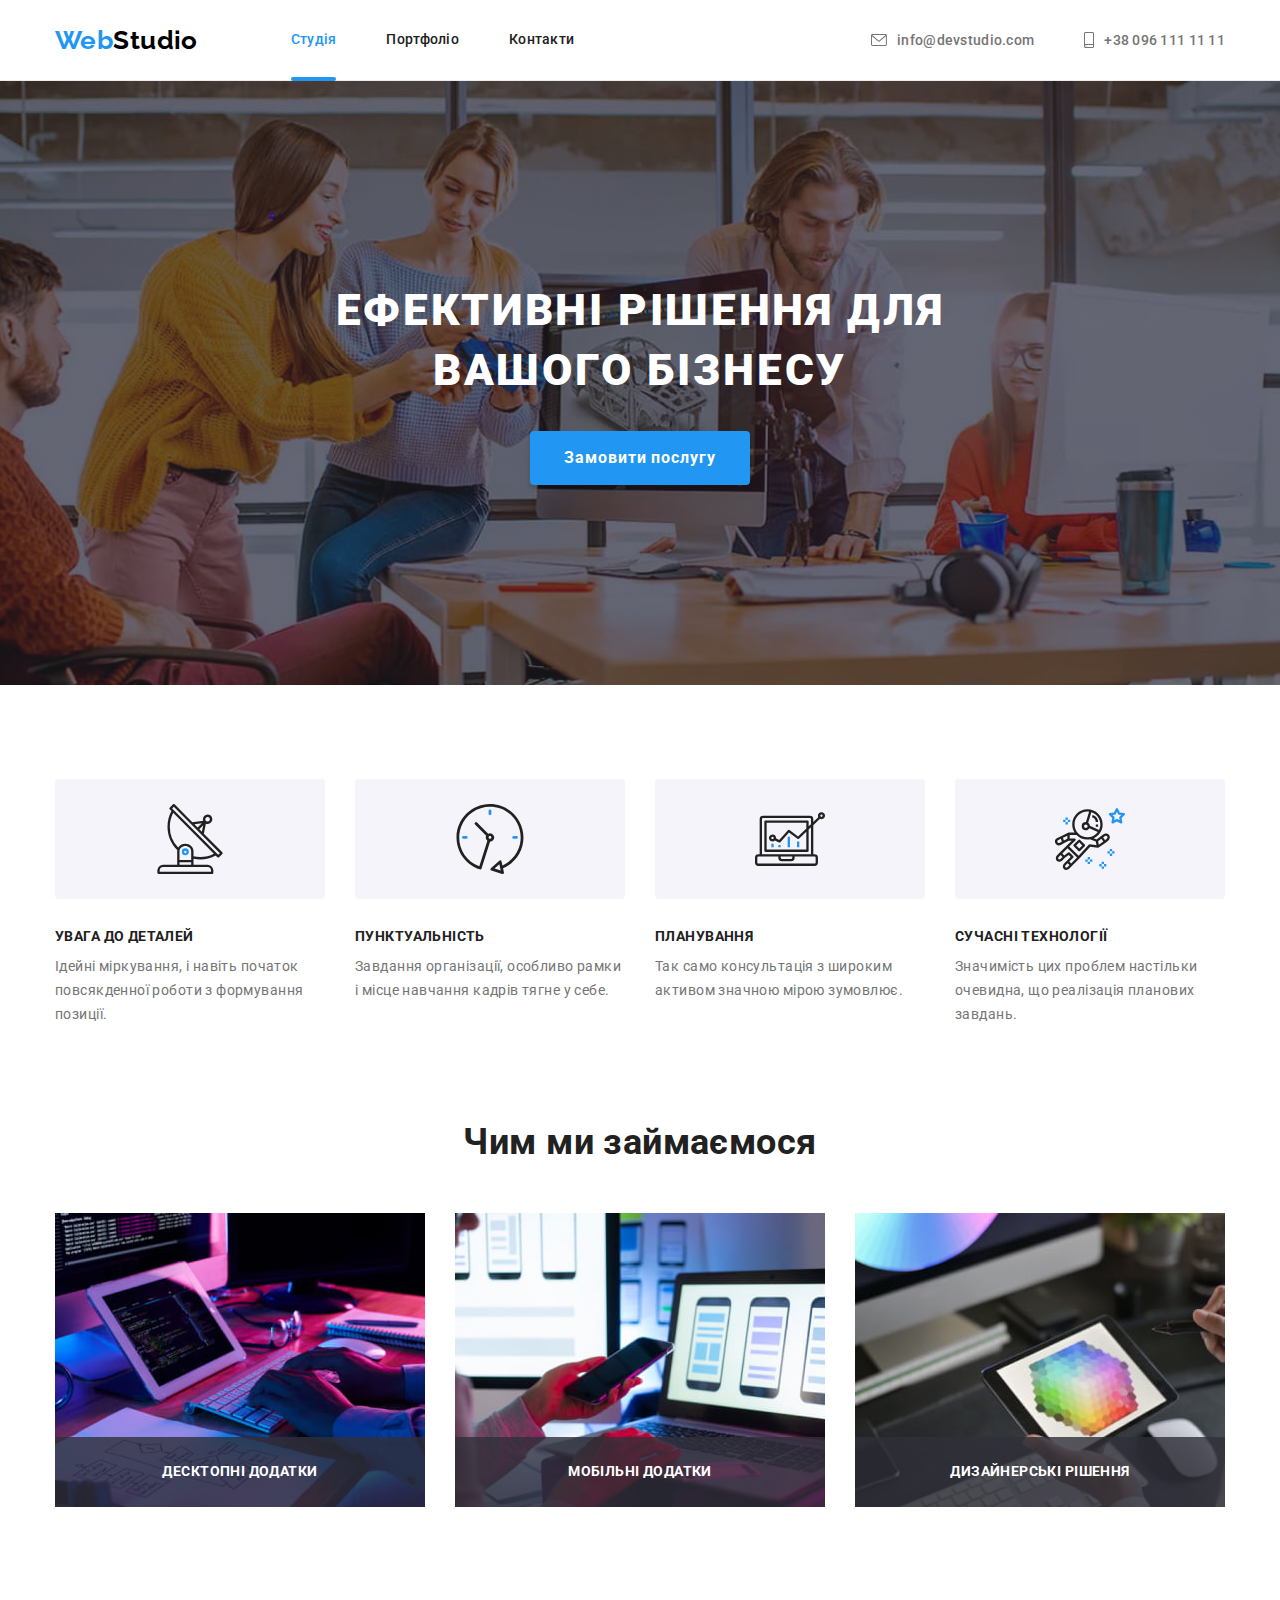
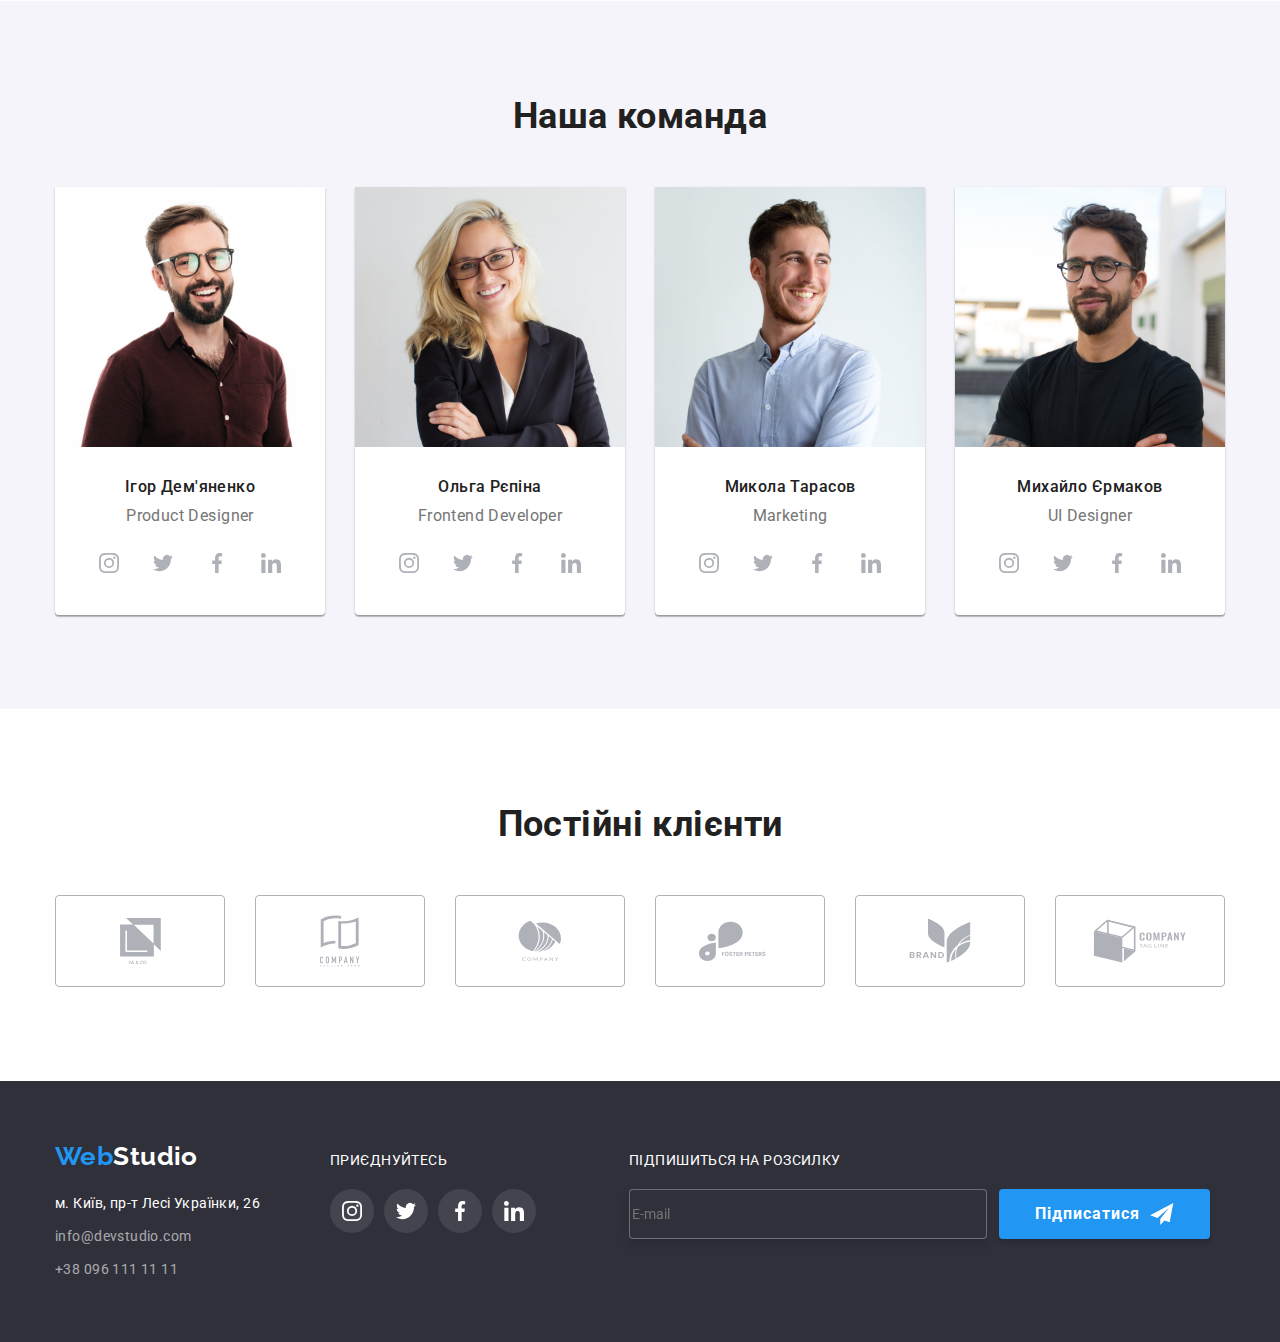
<file: index.html>
<!DOCTYPE html>
<html lang="uk">
  <head>
    <meta charset="UTF-8" />
    <meta http-equiv="X-UA-Compatible" content="IE=edge" />
    <meta name="viewport" content="width=device-width, initial-scale=1.0" />
    <title>WebStudio</title>
    <link rel="preconnect" href="https://fonts.googleapis.com" />
    <link rel="preconnect" href="https://fonts.gstatic.com" crossorigin />
    <link
      href="https://fonts.googleapis.com/css2?family=Raleway:wght@700&family=Roboto:wght@400;500;700;900&display=swap"
      rel="stylesheet"
    />
    <link rel="stylesheet" href="./css/modern-normalize.css" />
    <link rel="stylesheet" href="./css/styles.css" />
  </head>
  <body>
    <header>
      <!-- 1 блок меню та контакти-->
      <div class="container first-header-container">
        <nav class="container">
          <a href="./index.html" class="logo logo-header"><span class="accent">Web</span>Studio</a>
          <ul class="nav">
            <li><a class="site-nav current link" href="./index.html">Студія</a></li>
            <li><a class="site-nav link" href="./portfolio.html">Портфоліо</a></li>
            <li><a class="site-nav link" href="./index.html">Контакти</a></li>
          </ul>
        </nav>
        <!-- 2 блок контакти -->
        <div class="second-header-container">
          <ul class="mailito-tel-container">
            <li>
              <a class="mailto-tel-header link" href="mailto:info@devstudio.com">
                <svg class="icon-envelope icon" width="16px" height="12px">
                  <use href="./images/sprite.svg#icon-envelope"></use></svg
                >info@devstudio.com
              </a>
            </li>
            <li>
              <a class="mailto-tel-header link" href="tel:+380961111111">
                <svg class="icon-smartphone icon" width="10px" height="16px">
                  <use href="./images/sprite.svg#icon-smartphone"></use></svg
                >+38 096 111 11 11</a
              >
            </li>
          </ul>
        </div>
      </div>
    </header>

    <main>
      <section class="hero">
        <div class="container">
          <h1 class="hero-title">ЕФЕКТИВНІ РІШЕННЯ ДЛЯ ВАШОГО БІЗНЕСУ</h1>
          <button type="button" class="hero-button hero-selection" data-modal-open>
            Замовити послугу
          </button>
        </div>
      </section>
      <!-- 3 блок переваги -->
      <section class="advantages">
        <div class="container">
          <h2 class="title visually-hidden">Переваги компанії</h2>
          <ul class="advantages-item">
            <li class="advantages-li">
              <div class="advantages-icon">
                <svg class="icon-antenna" width="70px" height="70px">
                  <use href="./images/sprite.svg#icon-antenna"></use>
                </svg>
              </div>
              <h3 class="advantages-title">УВАГА ДО ДЕТАЛЕЙ</h3>
              <p class="text">
                Ідейні міркування, і навіть початок повсякденної роботи з формування позиції.
              </p>
            </li>
            <li class="advantages-li">
              <div class="advantages-icon">
                <svg class="icon-clock" width="70px" height="70px">
                  <use href="./images/sprite.svg#icon-clock"></use>
                </svg>
              </div>
              <h3 class="advantages-title">ПУНКТУАЛЬНІСТЬ</h3>
              <p class="text">
                Завдання організації, особливо рамки і місце навчання кадрів тягне у себе.
              </p>
            </li>
            <li class="advantages-li">
              <div class="advantages-icon">
                <svg class="icon-diagram" width="70px" height="70px">
                  <use href="./images/sprite.svg#icon-diagram"></use>
                </svg>
              </div>
              <h3 class="advantages-title">ПЛАНУВАННЯ</h3>
              <p class="text">Так само консультація з широким активом значною мірою зумовлює.</p>
            </li>
            <li class="advantages-li">
              <div class="advantages-icon">
                <svg class="icon-astronaut" width="70px" height="70px">
                  <use href="./images/sprite.svg#icon-astronaut"></use>
                </svg>
              </div>
              <h3 class="advantages-title">СУЧАСНІ ТЕХНОЛОГІЇ</h3>
              <p class="text">
                Значимість цих проблем настільки очевидна, що реалізація планових завдань.
              </p>
            </li>
          </ul>
        </div>
      </section>
      <!-- 4 блок чим ми займаємось-->
      <section class="what_we_doing-section">
        <div class="container-what_we_doing">
          <h2 class="title">Чим ми займаємося</h2>
          <ul class="what_we_doing">
            <li class="what_we_doing-item">
              <div class="what_we_doing-wrap">
                <img
                  class="img-block"
                  src="./images/a_person_types_text_on_keyboard.jpg"
                  alt="людина печатає текст на клавіатурі"
                  width="370"
                  height="294"
                />
                <p class="what_we_doing-details">десктопні додатки</p>
              </div>
            </li>
            <li class="what_we_doing-item">
              <div class="what_we_doing-wrap">
                <img
                  class="img-block"
                  src="./images/a_person_works_at_laptop_and_holds_smartphone.jpg"
                  alt="людина працює за ноутбуком та тримає смартфон"
                  width="370"
                  height="294"
                />
                <p class="what_we_doing-details">мобільні додатки</p>
              </div>
            </li>
            <li class="what_we_doing-item">
              <div class="what_we_doing-wrap">
                <img
                  class="img-block"
                  src="./images/a_person_works_with_tablet.jpg"
                  alt="людина працює із планшетом"
                  width="370"
                  height="294"
                />
                <p class="what_we_doing-details">дизайнерські рішення</p>
              </div>
            </li>
          </ul>
        </div>
      </section>

      <!-- 5 блок наша команда -->
      <section class="our-team">
        <div class="container">
          <h2 class="title-our-team">Наша команда</h2>
          <ul class="our-team-item">
            <li class="team-presentation">
              <img
                class="img-block"
                src="./images/photo_ihor_demyanenko.jpg"
                alt="фото Ігора Дем'яненко"
                width="270"
                height="260"
              />
              <div class="card">
                <h3 class="name">Ігор Дем'яненко</h3>
                <p class="our-team-txt" lang="en">Product Designer</p>
                <ul class="our-team-web">
                  <li>
                    <a href="" class="s-w-our-team">
                      <svg class="icon-instagram icon-our-team" width="20px" height="20px">
                        <use href="./images/sprite.svg#icon-instagram"></use></svg
                    ></a>
                  </li>
                  <li>
                    <a href="" class="s-w-our-team">
                      <svg class="icon-twitter icon-our-team" width="20px" height="20px">
                        <use href="./images/sprite.svg#icon-twitter"></use></svg
                    ></a>
                  </li>
                  <li>
                    <a href="" class="s-w-our-team">
                      <svg class="icon-facebook icon-our-team" width="20px" height="20px">
                        <use href="./images/sprite.svg#icon-facebook"></use></svg
                    ></a>
                  </li>
                  <li>
                    <a href="" class="s-w-our-team">
                      <svg class="icon-linkedin icon-our-team" width="20px" height="20px">
                        <use href="./images/sprite.svg#icon-linkedin"></use></svg
                    ></a>
                  </li>
                </ul>
              </div>
            </li>
            <li class="team-presentation">
              <img
                class="img-block"
                src="./images/photo_olgha_repina.jpg"
                alt="фото Ольги Репіної"
                width="270"
                height="260"
              />
              <div class="card">
                <h3 class="name">Ольга Рєпіна</h3>
                <p class="our-team-txt" lang="en">Frontend Developer</p>
                <ul class="our-team-web">
                  <li>
                    <a href="" class="s-w-our-team">
                      <svg class="icon-instagram icon-our-team" width="20px" height="20px">
                        <use href="./images/sprite.svg#icon-instagram"></use></svg
                    ></a>
                  </li>
                  <li>
                    <a href="" class="s-w-our-team">
                      <svg class="icon-twitter icon-our-team" width="20px" height="20px">
                        <use href="./images/sprite.svg#icon-twitter"></use></svg
                    ></a>
                  </li>
                  <li>
                    <a href="" class="s-w-our-team">
                      <svg class="icon-facebook icon-our-team" width="20px" height="20px">
                        <use href="./images/sprite.svg#icon-facebook"></use></svg
                    ></a>
                  </li>
                  <li>
                    <a href="" class="s-w-our-team">
                      <svg class="icon-linkedin icon-our-team" width="20px" height="20px">
                        <use href="./images/sprite.svg#icon-linkedin"></use></svg
                    ></a>
                  </li>
                </ul>
              </div>
            </li>
            <li class="team-presentation">
              <img
                class="img-block"
                src="./images/photo_mukola_tarasov.jpg"
                alt="фото Миколи Тарасова"
                width="270"
                height="260"
              />
              <div class="card">
                <h3 class="name">Микола Тарасов</h3>
                <p class="our-team-txt" lang="en">Marketing</p>
                <ul class="our-team-web">
                  <li>
                    <a href="" class="s-w-our-team">
                      <svg class="icon-instagram icon-our-team" width="20px" height="20px">
                        <use href="./images/sprite.svg#icon-instagram"></use></svg
                    ></a>
                  </li>
                  <li>
                    <a href="" class="s-w-our-team">
                      <svg class="icon-twitter icon-our-team" width="20px" height="20px">
                        <use href="./images/sprite.svg#icon-twitter"></use></svg
                    ></a>
                  </li>
                  <li>
                    <a href="" class="s-w-our-team">
                      <svg class="icon-facebook icon-our-team" width="20px" height="20px">
                        <use href="./images/sprite.svg#icon-facebook"></use></svg
                    ></a>
                  </li>
                  <li>
                    <a href="" class="s-w-our-team">
                      <svg class="icon-linkedin icon-our-team" width="20px" height="20px">
                        <use href="./images/sprite.svg#icon-linkedin"></use></svg
                    ></a>
                  </li>
                </ul>
              </div>
            </li>
            <li class="team-presentation">
              <img
                class="img-block"
                src="./images/photo_michailo_ermakov.jpg"
                alt="фото Михайла Єрмакова"
                width="270"
                height="260"
              />
              <div class="card">
                <h3 class="name">Михайло Єрмаков</h3>
                <p class="our-team-txt" lang="en">UI Designer</p>
                <ul class="our-team-web">
                  <li>
                    <a href="" class="s-w-our-team">
                      <svg class="icon-instagram icon-our-team" width="20px" height="20px">
                        <use href="./images/sprite.svg#icon-instagram"></use></svg
                    ></a>
                  </li>
                  <li>
                    <a href="" class="s-w-our-team">
                      <svg class="icon-twitter icon-our-team" width="20px" height="20px">
                        <use href="./images/sprite.svg#icon-twitter"></use></svg
                    ></a>
                  </li>
                  <li>
                    <a href="" class="s-w-our-team">
                      <svg class="icon-facebook icon-our-team" width="20px" height="20px">
                        <use href="./images/sprite.svg#icon-facebook"></use></svg
                    ></a>
                  </li>
                  <li>
                    <a href="" class="s-w-our-team">
                      <svg class="icon-linkedin icon-our-team" width="20px" height="20px">
                        <use href="./images/sprite.svg#icon-linkedin"></use></svg
                    ></a>
                  </li>
                </ul>
              </div>
            </li>
          </ul>
        </div>
      </section>
      <!-- 6 постійні клієнти -->
      <section class="regular-customers">
        <div class="container">
          <h2 class="title">Постійні клієнти</h2>
          <ul class="regular-customers-line">
            <li class="regular-customers-logo">
              <a
                class="customer-link"
                href="./index.html"
                target="_blank"
                rel="noreferrer noopener"
              >
                <svg class="customers icon-group" width="41px" height="46.7px">
                  <use href="./images/sprite.svg#icon-group"></use>
                </svg>
              </a>
            </li>

            <li class="regular-customers-logo">
              <a
                class="customer-link"
                href="./index.html"
                target="_blank"
                rel="noreferrer noopener"
              >
                <svg class="customers icon-group-1" width="40px" height="52px">
                  <use href="./images/sprite.svg#icon-group-1"></use>
                </svg>
              </a>
            </li>
            <li class="regular-customers-logo">
              <a
                class="customer-link"
                href="./index.html"
                target="_blank"
                rel="noreferrer noopener"
              >
                <svg class="customers icon-group-2" width="43.46px" height="41.18px">
                  <use href="./images/sprite.svg#icon-group-2"></use>
                </svg>
              </a>
            </li>
            <li class="regular-customers-logo">
              <a
                class="customer-link"
                href="./index.html"
                target="_blank"
                rel="noreferrer noopener"
              >
                <svg class="customers icon-group-3" width="84.44px" height="40.62px">
                  <use href="./images/sprite.svg#icon-group-3"></use>
                </svg>
              </a>
            </li>
            <li class="regular-customers-logo">
              <a
                class="customer-link"
                href="./index.html"
                target="_blank"
                rel="noreferrer noopener"
              >
                <svg class="customers icon-group-4" width="62.54px" height="45.43px">
                  <use href="./images/sprite.svg#icon-group-4"></use>
                </svg>
              </a>
            </li>
            <li class="regular-customers-logo">
              <a
                class="customer-link"
                href="./index.html"
                target="_blank"
                rel="noreferrer noopener"
              >
                <svg class="customers icon-group-5" width="93.79px" height="43.93px">
                  <use href="./images/sprite.svg#icon-group-5"></use>
                </svg>
              </a>
            </li>
          </ul>
        </div>
      </section>
    </main>
    <!-- 7 блок футер -->
    <footer class="ground">
      <div class="container footer">
        <div class="logo-adress-tel">
          <a href="./index.html" class="logo logo-ground"><span class="accent">Web</span>Studio</a>
          <address class="address-style">
            <ul class="ground-list">
              <li class="ground-li">
                <a
                  class="link-address link"
                  href="https://www.google.com/maps/d/embed?mid=10uSM3H-mIU3GznYo2szRIEphczw&hl=en_US&ehbc=2E312F"
                  target="_blank"
                  rel="noreferrer noopener"
                  >м. Київ, пр-т Лесі Українки, 26</a
                >
              </li>
              <li class="ground-li">
                <a class="mailto-tel-ground link" href="mailto:info@devstudio.com"
                  >info@devstudio.com</a
                >
              </li>
              <li class="end">
                <a class="mailto-tel-ground link" href="tel:+380961111111">+38 096 111 11 11</a>
              </li>
            </ul>
          </address>
        </div>
        <div class="web">
          <p class="footer-text">приєднуйтесь</p>
          <ul class="footer-web">
            <li>
              <a href="" class="social-web">
                <svg class="icon-instagram soc-web" width="20px" height="20px">
                  <use href="./images/sprite.svg#icon-instagram"></use></svg
              ></a>
            </li>
            <li>
              <a href="" class="social-web">
                <svg class="icon-twitter soc-web" width="20px" height="20px">
                  <use href="./images/sprite.svg#icon-twitter"></use></svg
              ></a>
            </li>
            <li>
              <a href="" class="social-web">
                <svg class="icon-facebook soc-web" width="20px" height="20px">
                  <use href="./images/sprite.svg#icon-facebook"></use></svg
              ></a>
            </li>
            <li>
              <a href="" class="social-web">
                <svg class="icon-linkedin soc-web" width="20px" height="20px">
                  <use href="./images/sprite.svg#icon-linkedin"></use></svg
              ></a>
            </li>
          </ul>
        </div>
        <div class="subscribe">
          <p class="footer-text">підпишиться на розсилку</p>
          <ul class="footer-web">
            <li>
              <form class="footer-form">
                <label>
                  <input class="footer-input" type="email" name="email" placeholder="E-mail"/>
                </label>
                
                <button type="submit" class="subscribe-btn">Підписатися
                  <svg class="icon-icon-send sov-web" width="24px" height="24px">
                  <use href="./images/sprite.svg#icon-icon-send"></use></svg></button>
              </form> 
          </ul>
        </div>
      </div>
    </footer>
    <div class="backdrop is-hidden" data-modal>
      <div class="modal">
        <p class="modal-title">Залиште свої дані, ми вам передзвонимо</p>
        
        <form class="modal-form">
          <div class="form-element">
            <label class="form-field" for="username"><span class="form-label">Ім'я</span>
            <div class="input-wrap">
              <input class="input-modal" type="text" name="username" id="username" required>
              <svg 
              class="icon-person-black-18dp-1" 
              width="18px" height="18px">
              <use href="./images/sprite.svg#icon-person-black-18dp-1"></use>
              </svg>
              </div>
            </label>
          </div>
                    
          <div class="form-element">
            <label class="form-field" for="phone_number"><span class="form-label">Телефон</span>
            <div class="input-wrap">
            <input class="input-modal" type="tel" name="phone_number" id="phone_number" required>
            <svg 
              class="icon-phone-black-18dp-1" 
              width="18px" height="18px">
              <use href="./images/sprite.svg#icon-phone-black-18dp-1"></use>
              </svg>  
            </div>
          </label>
        </div>

          <div class="form-element">
            <label class="form-field" for="email"><span class="form-label">Пошта</span>
            <div class="input-wrap">
             <input class="input-modal" type="email" name="email" id="email">
             <svg 
              class="icon-email-black-18dp-1" 
              width="18px" height="18px">
              <use href="./images/sprite.svg#icon-email-black-18dp-1"></use>
              </svg>  
            </label>
          </div>
        </div>

          <div class="form">   
          <label class="textarea-label" for="comment">Коментар</label>
            <textarea name="comment" id="comment"  placeholder="Введіть текст" class="textarea-field"></textarea>
           </div> 
            <div class="accept">
              <input type="checkbox" id="accept" name="accept" class="check-input"> 
               <label for="accept" class="checkbox-label">
                <div class="checkbox">
                <svg class="icon-check" width="16px" height="15px">
            <!-- <use class="icon-vector" href="./images/sprite.svg#icon-vector"></use> -->
            <use class="icon-vector-check" href="./images/sprite.svg#icon-vector-check"></use>
          </svg>
              </div>
              Погоджуюся з розсилкою та приймаю 
              <a href="*" class="contract">Умови договору</a></label> 
           </div>
            <button type="submit" class="submit-btn">Відправити</button>
        </form>
        <button type="button" data-modal-close class="close-button">
          <svg class="icon-close-black-18dp" width="30px" height="30px">
            <use href="./images/sprite.svg#icon-close-black-18dp"></use>
          </svg>
          </button>
      </div>
    </div>
    <script src="./js/modal.js"></script>
  </body>
</html>
</file>
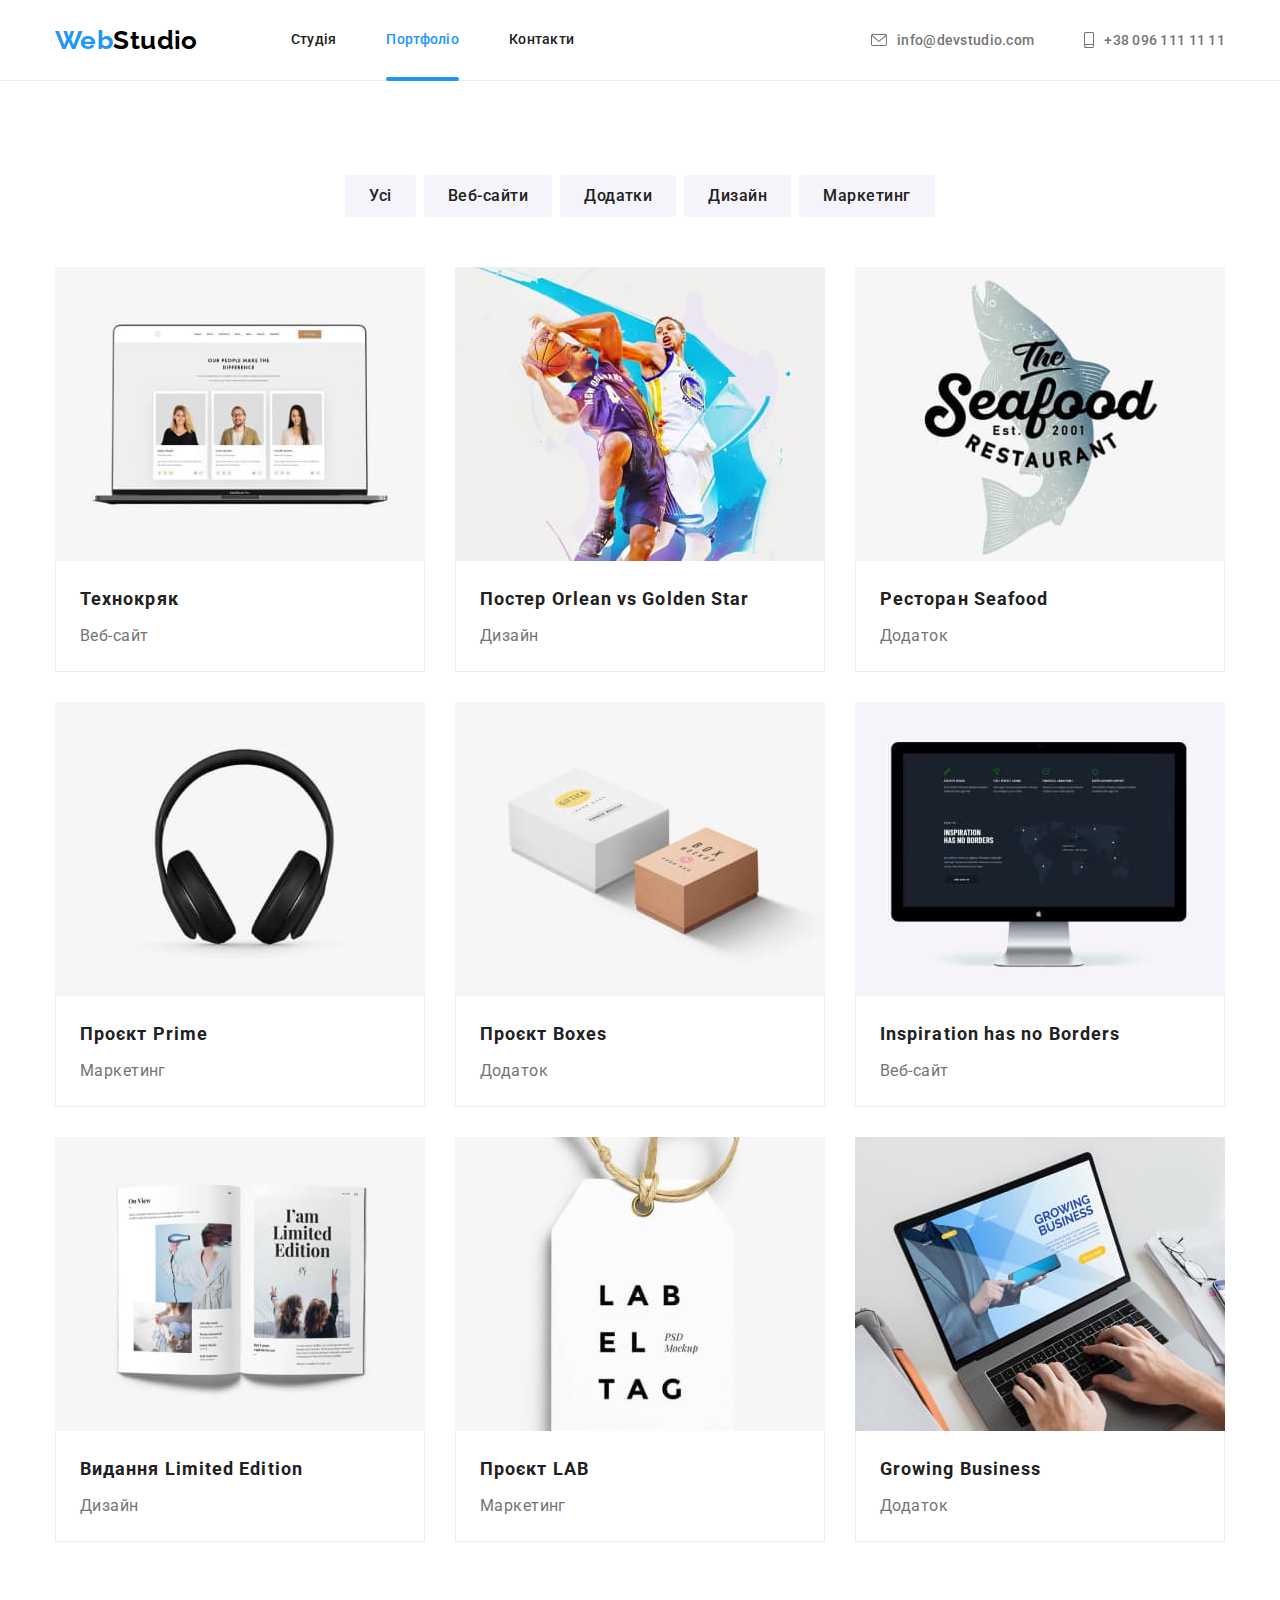
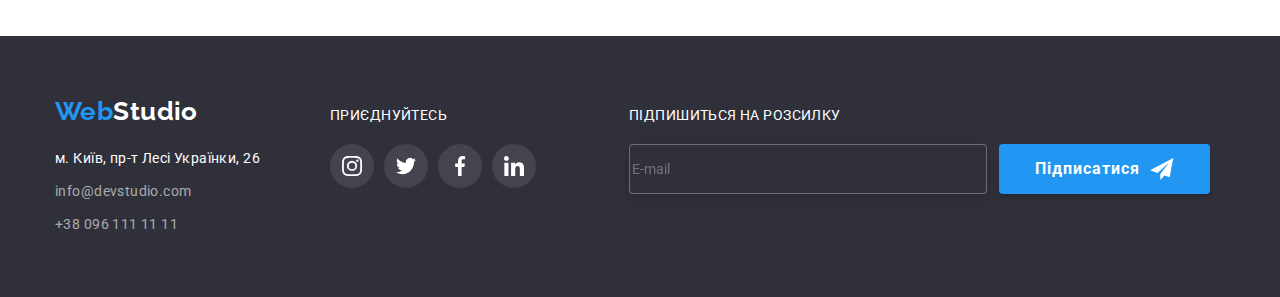
<file: portfolio.html>
<!DOCTYPE html>
<html lang="uk">
  <head>
    <meta charset="UTF-8" />
    <meta http-equiv="X-UA-Compatible" content="IE=edge" />
    <meta name="viewport" content="width=device-width, initial-scale=1.0" />
    <title>WebStudio</title>
    <link rel="preconnect" href="https://fonts.googleapis.com" />
    <link rel="preconnect" href="https://fonts.gstatic.com" crossorigin />
    <link
      href="https://fonts.googleapis.com/css2?family=Raleway:wght@700&family=Roboto:wght@400;500;700;900&display=swap"
      rel="stylesheet"
    />
    <link rel="stylesheet" href="./css/modern-normalize.css" />
    <link rel="stylesheet" href="./css/styles.css" />
  </head>
  <body>
    <header>
      <!-- 1 блок меню та контакти-->
      <div class="container first-header-container">
        <nav class="container">
          <a href="./index.html" class="logo logo-header"><span class="accent">Web</span>Studio</a>
          <ul class="nav">
            <li><a class="site-nav link" href="./index.html">Студія</a></li>
            <li><a class="site-nav link current" href="./portfolio.html">Портфоліо</a></li>
            <li><a class="site-nav link" href="./index.html">Контакти</a></li>
          </ul>
        </nav>
        <!-- 2 блок контакти -->
        <div class="second-header-container">
          <ul class="mailito-tel-container">
            <li>
              <a class="mailto-tel-header link" href="mailto:info@devstudio.com">
                <svg class="icon-envelope icon" width="16px" height="12px">
                  <use href="./images/sprite.svg#icon-envelope"></use></svg
                >info@devstudio.com
              </a>
            </li>
            <li>
              <a class="mailto-tel-header link" href="tel:+380961111111">
                <svg class="icon-smartphone icon" width="10px" height="16px">
                  <use href="./images/sprite.svg#icon-smartphone"></use></svg
                >+38 096 111 11 11</a
              >
            </li>
          </ul>
        </div>
      </div>
    </header>
    <main>
      <section class="main">
        <div class="portfolio container">
          <!-- 3 блок кнопки -->
          <h1 class="title visually-hidden">Портфоліо</h1>
          <ul class="portfolio-button">
            <li class="filter-btn">
              <button class="link-filter" type="button">Усі</button>
            </li>
            <li class="filter-btn">
              <button class="link-filter" type="button">Веб-сайти</button>
            </li>
            <li class="filter-btn">
              <button class="link-filter" type="button">Додатки</button>
            </li>
            <li class="filter-btn">
              <button class="link-filter" type="button">Дизайн</button>
            </li>
            <li class="filter-btn">
              <button class="link-filter" type="button">Маркетинг</button>
            </li>
          </ul>
          <!-- 4 блок продукти -->
          <ul class="portfolio-box">
            <li>
              <a href="" class="portfolio-box-link">
                <div class="portfolio-box-link-wrap">
                  <img
                    class="img-block"
                    src="./images/img_technokryak.jpg"
                    alt="зображення екрану ноутбука з карточками з фотографіями людей"
                    width="370"
                    height="294"
                  />
                  <p class="portfolio-box-link-details">
                    Ресурс пропонує комплексні пропозиції з різним рівнем функціоналу та сервісів.
                    Все це дозволить відвідувачу отримати вичерпні відомості про компанію чи
                    приватну особу.
                  </p>
                </div>
                <div class="grey-border">
                  <h2 class="portfolio-title">Технокряк</h2>
                  <p class="portfolio-txt">Веб-сайт</p>
                </div>
              </a>
            </li>
            <li>
              <a href="" class="portfolio-box-link">
                <div class="portfolio-box-link-wrap">
                  <img
                    class="img-block"
                    src="./images/img_poster_new-orlean_vs.jpg"
                    alt="зображення двох спортсменів баскетболистів з м'ячем"
                    width="370"
                    height="294"
                  />
                  <p class="portfolio-box-link-details">
                    Ресурс пропонує комплексні пропозиції з різним рівнем функціоналу та сервісів.
                    Все це дозволить відвідувачу отримати вичерпні відомості про компанію чи
                    приватну особу.
                  </p>
                </div>
                <div class="grey-border">
                  <h2 class="portfolio-title">
                    Постер <span lang="en">Orlean vs Golden Star</span>
                  </h2>
                  <p class="portfolio-txt">Дизайн</p>
                </div>
              </a>
            </li>
            <li>
              <a href="" class="portfolio-box-link">
                <div class="portfolio-box-link-wrap">
                  <img
                    class="img-block"
                    src="./images/img_restorant_seafood.jpg"
                    alt="зображення риби"
                    width="370"
                    height="294"
                  />
                  <p class="portfolio-box-link-details">
                    Ресурс пропонує комплексні пропозиції з різним рівнем функціоналу та сервісів.
                    Все це дозволить відвідувачу отримати вичерпні відомості про компанію чи
                    приватну особу.
                  </p>
                </div>
                <div class="grey-border">
                  <h2 class="portfolio-title">Ресторан <span lang="en">Seafood</span></h2>
                  <p class="portfolio-txt">Додаток</p>
                </div>
              </a>
            </li>
            <li>
              <a href="" class="portfolio-box-link">
                <div class="portfolio-box-link-wrap">
                  <img
                    class="img-block"
                    src="./images/img_projekt_prime.jpg"
                    alt="зображення навушників"
                    width="370"
                    height="294"
                  />
                  <p class="portfolio-box-link-details">
                    Ресурс пропонує комплексні пропозиції з різним рівнем функціоналу та сервісів.
                    Все це дозволить відвідувачу отримати вичерпні відомості про компанію чи
                    приватну особу.
                  </p>
                </div>
                <div class="grey-border">
                  <h2 class="portfolio-title">Проєкт <span lang="en">Prime</span></h2>
                  <p class="portfolio-txt">Маркетинг</p>
                </div>
              </a>
            </li>
            <li>
              <a href="" class="portfolio-box-link">
                <div class="portfolio-box-link-wrap">
                  <img
                    class="img-block"
                    src="./images/img_project_boxes.jpg"
                    alt="зображення двох коробок"
                    width="370"
                    height="294"
                  />
                  <p class="portfolio-box-link-details">
                    Ресурс пропонує комплексні пропозиції з різним рівнем функціоналу та сервісів.
                    Все це дозволить відвідувачу отримати вичерпні відомості про компанію чи
                    приватну особу.
                  </p>
                </div>
                <div class="grey-border">
                  <h2 class="portfolio-title">Проєкт <span lang="en">Boxes</span></h2>
                  <p class="portfolio-txt">Додаток</p>
                </div>
              </a>
            </li>
            <li>
              <a href="" class="portfolio-box-link">
                <div class="portfolio-box-link-wrap">
                  <img
                    class="img-block"
                    src="./images/img_no_borders.jpg"
                    alt="зображення монітору комп'ютера з відкритим контентом сайта"
                    width="370"
                    height="294"
                  />
                  <p class="portfolio-box-link-details">
                    Ресурс пропонує комплексні пропозиції з різним рівнем функціоналу та сервісів.
                    Все це дозволить відвідувачу отримати вичерпні відомості про компанію чи
                    приватну особу.
                  </p>
                </div>
                <div class="grey-border">
                  <h2 class="portfolio-title">
                    <span lang="en">Inspiration has no Borders</span>
                  </h2>
                  <p class="portfolio-txt">Веб-сайт</p>
                </div>
              </a>
            </li>
            <li>
              <a href="" class="portfolio-box-link">
                <div class="portfolio-box-link-wrap">
                  <img
                    class="img-block"
                    src="./images/img_book_limited_edition.jpg"
                    alt="зображення розгорнутої книги з фотографіями"
                    width="370"
                    height="294"
                  />
                  <p class="portfolio-box-link-details">
                    Ресурс пропонує комплексні пропозиції з різним рівнем функціоналу та сервісів.
                    Все це дозволить відвідувачу отримати вичерпні відомості про компанію чи
                    приватну особу.
                  </p>
                </div>
                <div class="grey-border">
                  <h2 class="portfolio-title">Видання <span lang="en">Limited Edition</span></h2>
                  <p class="portfolio-txt">Дизайн</p>
                </div>
              </a>
            </li>
            <li>
              <a href="" class="portfolio-box-link">
                <div class="portfolio-box-link-wrap">
                  <img
                    class="img-block"
                    src="./images/img_projekt_lab.jpg"
                    alt="зображення бірки для одягу"
                    width="370"
                    height="294"
                  />
                  <p class="portfolio-box-link-details">
                    Ресурс пропонує комплексні пропозиції з різним рівнем функціоналу та сервісів.
                    Все це дозволить відвідувачу отримати вичерпні відомості про компанію чи
                    приватну особу.
                  </p>
                </div>
                <div class="grey-border">
                  <h2 class="portfolio-title">Проєкт <span lang="en">LAB</span></h2>
                  <p class="portfolio-txt">Маркетинг</p>
                </div>
              </a>
            </li>
            <li>
              <a href="" class="portfolio-box-link">
                <div class="portfolio-box-link-wrap">
                  <img
                    class="img-block"
                    src="./images/img_growing_business.jpg"
                    alt="зображення розкритого ноутбуку"
                    width="370"
                    height="294"
                  />
                  <p class="portfolio-box-link-details">
                    Ресурс пропонує комплексні пропозиції з різним рівнем функціоналу та сервісів.
                    Все це дозволить відвідувачу отримати вичерпні відомості про компанію чи
                    приватну особу.
                  </p>
                </div>
                <div class="grey-border">
                  <h2 class="portfolio-title"><span lang="en">Growing Business</span></h2>
                  <p class="portfolio-txt">Додаток</p>
                </div>
              </a>
            </li>
          </ul>
        </div>
      </section>
    </main>
    <!--  блок футер -->
    <footer class="ground">
      <div class="container footer">
        <div class="logo-adress-tel">
          <a href="./index.html" class="logo logo-ground"><span class="accent">Web</span>Studio</a>
          <address class="address-style">
            <ul class="ground-list">
              <li class="ground-li">
                <a
                  class="link-address link"
                  href="https://www.google.com/maps/d/embed?mid=10uSM3H-mIU3GznYo2szRIEphczw&hl=en_US&ehbc=2E312F"
                  target="_blank"
                  rel="noreferrer noopener"
                  >м. Київ, пр-т Лесі Українки, 26</a
                >
              </li>
              <li class="ground-li">
                <a class="mailto-tel-ground link" href="mailto:info@devstudio.com"
                  >info@devstudio.com</a
                >
              </li>
              <li class="end">
                <a class="mailto-tel-ground link" href="tel:+380961111111">+38 096 111 11 11</a>
              </li>
            </ul>
          </address>
        </div>
        <div class="web">
          <p class="footer-text">приєднуйтесь</p>
          <ul class="footer-web">
            <li>
              <a href="" class="social-web">
                <svg class="icon-instagram soc-web" width="20px" height="20px">
                  <use href="./images/sprite.svg#icon-instagram"></use></svg
              ></a>
            </li>
            <li>
              <a href="" class="social-web">
                <svg class="icon-twitter soc-web" width="20px" height="20px">
                  <use href="./images/sprite.svg#icon-twitter"></use></svg
              ></a>
            </li>
            <li>
              <a href="" class="social-web">
                <svg class="icon-facebook soc-web" width="20px" height="20px">
                  <use href="./images/sprite.svg#icon-facebook"></use></svg
              ></a>
            </li>
            <li>
              <a href="" class="social-web">
                <svg class="icon-linkedin soc-web" width="20px" height="20px">
                  <use href="./images/sprite.svg#icon-linkedin"></use></svg
              ></a>
            </li>
          </ul>
        </div>
        <div class="subscribe">
          <p class="footer-text">підпишиться на розсилку</p>
          <ul class="footer-web">
            <li>
              <form class="footer-form">
                <label>
                  <input class="footer-input" type="email" name="email" placeholder="E-mail"/>
                </label>
                
                <button type="submit" class="subscribe-btn">Підписатися
                  <svg class="icon-icon-send sov-web" width="24px" height="24px">
                  <use href="./images/sprite.svg#icon-icon-send"></use></svg></button>
              </form> 
          </ul>
        </div>
      </div>
    </footer>
  </body>
</html>
</file>
<file: css/styles.css>
ul,
p,
h1,
h2,
h3,
h4,
h5,
h6 {
  padding: 0;
  margin: 0;
}
body {
  background-color: var(--brand-color);
  color: var(--third-black-color);
  font-family: Roboto, Raleway, Arial, Verdana, sans-serif;
  letter-spacing: 0.03em;
  font-size: 14px;
}
:root {
  --brand-color: #ffffff;
  --second-white-color: #f5f5f5;
  --accent-color: #2196f3;
  --prime-black-color: #000000;
  --second-black-color: #212121;
  --third-black-color: #757575;
  --backgroun-footer-color: #2f303a;
  --active-color: #188ce8;
  --background-button-color: #f5f4fa;
  --mailto-ground-color: rgba(255, 255, 255, 0.6);
  --subscribe-border-color: rgba(255, 255, 255, 0.3);
  --gray-border-color: #eeeeee;
  --header-line-color: #ececec;
  --customer-border-color: #afb1b8;
  --elipse-color: #43444d;
  --background-hero-color: #c4c4c4;
  --bacground-what-we-doing-color: rgba(47, 48, 58, 0.8);
  --background-portfolio-box-details: rgba(33, 150, 243, 0.9);
  --backdrop-color: rgba(0, 0, 0, 0.2);
  --time-cubic-bezier: 250ms cubic-bezier(0.4, 0, 0.2, 1);
  --modal-no-focus-color: rgba(33, 33, 33, 0.2);
  --textarea-text-color: rgba(117, 117, 117, 0.5);
}
li {
  list-style-type: none;
}
.container {
  margin-left: auto;
  margin-right: auto;
  width: 1200px;
  padding-left: 15px;
  padding-right: 15px;
}
/* Header */
header {
  border-bottom: 1px solid var(--header-line-color);
}
.logo {
  font-family: Raleway, sans-serif;
  font-weight: 700;
  font-size: 26px;
  line-height: 1.19;
  text-decoration: none;
}
.logo-header {
  color: var(--prime-black-color);
}
.accent {
  color: var(--accent-color);
}
.nav {
  margin-left: 93px;
  display: flex;
  gap: 50px;
}
.advantages-item {
  display: flex;
  gap: 30px;
}
.site-nav.link {
  font-weight: 500;
  line-height: 1.14;
  letter-spacing: 0.02em;
  color: var(--second-black-color);
  text-decoration: none;
  display: block;
  padding: 32px 0;
  transition: color var(--time-cubic-bezier);
}
.site-nav.link.current {
  color: var(--accent-color);
  display: block;
  position: relative;
}
.site-nav.link.current::after {
  content: '';
  display: block;
  width: 100%;
  height: 4px;
  border-radius: 2px;
  background-color: var(--accent-color);
  position: absolute;
  bottom: -1px;
}
.link,
.icon {
  transition: fill var(--time-cubic-bezier);
}
.link:hover,
.link:focus {
  color: var(--accent-color);
}
.icon-envelope,
.icon-smartphone {
  margin-right: 10px;
  fill: var(--third-black-color);
}
.mailto-tel-header:hover .icon,
.mailto-tel-header:focus .icon {
  fill: var(--accent-color);
}
.mailto-tel-header {
  color: var(--third-black-color);
  font-weight: 500;
  text-decoration: none;
  display: block;
  padding: 32px 0;
  transition: color var(--time-cubic-bezier);
}
.mailto-tel-header.link {
  letter-spacing: 0.02em;
  display: flex;
  align-items: center;
}
.first-header-container {
  display: flex;
  align-items: center;
}
.second-header-container {
  align-items: center;
  margin-left: auto;
  margin-right: auto;
  width: 1200px;
}
.mailito-tel-container {
  display: flex;
  gap: 50px;
}
.mailito-tel-container {
  justify-content: flex-end;
}
.container-mt {
  display: flex;
  align-items: flex-end;
}
nav.container {
  display: flex;
  align-items: center;
  padding: 0;
}
/* Main */
.hero {
  background-color: var(--background-hero-color);
  padding: 200px 0;
  text-align: center;
  max-width: 1600px;
  margin-left: auto;
  margin-right: auto;
  background-image: linear-gradient(to right, rgba(47, 48, 58, 0.4), rgba(47, 48, 58, 0.4)),
    url('../images/hero-Img.jpg');
  background-size: cover;
  background-repeat: no-repeat;
  background-position: center;
}
.hero-title {
  font-weight: 900;
  font-size: 44px;
  line-height: 1.36;
  letter-spacing: 0.06em;
  text-align: center;
  color: var(--brand-color);
  margin: 0 auto;
  text-transform: uppercase;
  max-width: 696px;
}
.hero-button {
  font-family: inherit;
  font-weight: 700;
  font-size: 16px;
  line-height: 1.88;
  letter-spacing: 0.06em;
  color: var(--brand-color);
  background-color: var(--accent-color);
  cursor: pointer;
  border-color: transparent;
  border-radius: 4px;
  padding: 10px 32px;
  margin: 30px auto 0;
  box-shadow: 0px 4px 4px rgba(0, 0, 0, 0.15);
}
.portfolio-button {
  display: flex;
  justify-content: center;
  gap: 8px;
  margin-bottom: 50px;
}
.hero-selection {
  transition: background-color var(--time-cubic-bezier);
}
.hero-selection:hover,
.hero-selection:focus {
  background-color: var(--active-color);
}
.hero-selection:active {
  color: var(--brand-color);
  background-color: var(--accent-color);
  box-shadow: 0px 4px 4px rgba(0, 0, 0, 0.15);
}
.visually-hidden {
  position: absolute;
  white-space: nowrap;
  width: 1px;
  height: 1px;
  overflow: hidden;
  border: 0;
  padding: 0;
  clip: rect(0 0 0 0);
  clip-path: inset(50%);
  margin: -1px;
}
.filter {
  letter-spacing: 0.03em;
  color: var(--second-black-color);
  background-color: var(--background-button-color);
  cursor: pointer;
}
.link-filter {
  font-family: inherit;
  font-weight: 500;
  font-size: 16px;
  line-height: 1.63;
  letter-spacing: 0.03em;
  color: var(--second-black-color);
  background-color: var(--background-button-color);
  cursor: pointer;
  border-radius: 4px;
  border-color: transparent;
  padding: 6px 22px;
  transition: color var(--time-cubic-bezier), background-color var(--time-cubic-bezier),
    box-shadow var(--time-cubic-bezier);
}
.link-filter:hover,
.link-filter:focus {
  color: var(--brand-color);
  background-color: var(--accent-color);
  box-shadow: 0px 3px 1px rgba(0, 0, 0, 0.1), 0px 1px 2px rgba(0, 0, 0, 0.08),
    0px 2px 2px rgba(0, 0, 0, 0.12);
}
.title {
  font-weight: 700;
  font-size: 36px;
  line-height: 1.17;
  text-align: center;
  color: var(--second-black-color);
  margin: 0 0 50px 0;
}
.advantages,
.regular-customers {
  padding-top: 94px;
  padding-bottom: 94px;
}
.advantages-icon {
  display: flex;
  align-items: center;
  width: 270px;
  height: 120px;
  background-color: var(--background-button-color);
  border-radius: 4px;
  padding: 25px 100px;
  margin-bottom: 30px;
}
.customer-link {
  display: flex;
  justify-content: center;
  align-items: center;
  width: 170px;
  height: 92px;
  border: 1px solid var(--customer-border-color);
  fill: var(--customer-border-color);
  border-radius: 4px;
  transition: fill var(--time-cubic-bezier), border-color var(--time-cubic-bezier);
}
.customer-link:focus,
.customer-link:active,
.customer-link:hover {
  fill: var(--accent-color);
  border-color: var(--accent-color);
}
.advantages-title {
  line-height: 1.14;
  font-size: 14px;
  color: var(--second-black-color);
}
.text {
  line-height: 1.71;
  margin-top: 10px;
}
.name {
  font-weight: 500;
  font-size: 16px;
  line-height: 1.19;
  color: var(--second-black-color);
  text-align: center;
  margin-bottom: 10px;
}
.what_we_doing-section {
  padding-bottom: 94px;
}
.container-what_we_doing {
  margin: 0 auto;
  width: 1200px;
  padding-left: 15px;
  padding-right: 15px;
}
.what_we_doing {
  display: flex;
}
.what_we_doing-item:not(:last-of-type) {
  margin: 0 30px 0 0;
}
.what_we_doing-details {
  display: flex;
  position: absolute;
  bottom: 0;
  height: 70px;
  width: 100%;
  background: var(--bacground-what-we-doing-color);
  color: var(--brand-color);
  justify-content: center;
  align-items: center;
  text-transform: uppercase;
  line-height: 1.14;
  font-weight: 700;
}
.what_we_doing-wrap {
  position: relative;
}
.our-team {
  background-color: var(--background-button-color);
  padding: 94px 0;
}
.team-presentation {
  background-color: var(--brand-color);
  box-shadow: 0px 1px 3px rgba(0, 0, 0, 0.12), 0px 1px 1px rgba(0, 0, 0, 0.14),
    0px 2px 1px rgba(0, 0, 0, 0.2);
  border-radius: 0px 0px 4px 4px;
}
.title-our-team {
  font-size: 36px;
  line-height: 1.17;
  color: var(--second-black-color);
  text-align: center;
  margin-bottom: 50px;
}
.our-team-item {
  display: flex;
  gap: 30px;
}
.card {
  padding-top: 30px;
  padding-bottom: 30px;
}
.our-team-txt {
  font-size: 16px;
  line-height: 1.19;
  text-align: center;
}
.regular-customers-line {
  display: flex;
  justify-content: center;
  gap: 30px;
}
.portfolio {
  padding-top: 94px;
  padding-bottom: 94px;
}
.portfolio-title {
  font-size: 18px;
  line-height: 2;
  letter-spacing: 0.06em;
  color: var(--second-black-color);
  margin: 0;
}
.portfolio-txt {
  font-size: 16px;
  line-height: 1.88;
  margin-top: 4px;
}
.grey-border {
  border-right: 1px solid var(--gray-border-color);
  border-bottom: 1px solid var(--gray-border-color);
  border-left: 1px solid var(--gray-border-color);
  padding: 20px 24px;
}
.img-block {
  display: block;
  width: 100%;
}
.item-last p:last-of-type {
  font-size: 16px;
  line-height: 1.88;
  padding: 4px 0 20px 24px;
  margin: 0;
}
.portfolio-box {
  display: flex;
  flex-wrap: wrap;
  gap: 30px;
}
.portfolio-box-link-details {
  position: absolute;
  top: 0;
  left: 0;
  height: 100%;
  background: var(--background-portfolio-box-details);
  color: var(--brand-color);
  font-size: 18px;
  line-height: 1.56;
  padding: 63px 24px;
  transform: translateY(101%);
  transition: transform var(--time-cubic-bezier);
}
.portfolio-box-link-wrap {
  position: relative;
  overflow: hidden;
}
/* Footer */
.ground {
  background-color: var(--backgroun-footer-color);
  padding-top: 60px;
  padding-bottom: 60px;
}
.logo-ground {
  color: var(--brand-color);
  display: inline-block;
  margin-bottom: 20px;
}
.address-style {
  font-style: normal;
}
.link-address {
  line-height: 1.71;
  letter-spacing: 0.03em;
  color: var(--brand-color);
  text-decoration: none;
  transition: color var(--time-cubic-bezier);
}
.mailto-tel-ground {
  line-height: 1.71;
  color: var(--mailto-ground-color);
  text-decoration: none;
  transition: color var(--time-cubic-bezier);
}
.ground-li {
  margin-bottom: 9px;
}
.web {
  margin-left: 70px;
}
.container.footer {
  display: flex;
  align-items: baseline;
}
.footer-text {
  color: var(--brand-color);
  text-transform: uppercase;
  margin-bottom: 20px;
  line-height: 1.14;
}
.footer-web {
  display: flex;
  gap: 10px;
  justify-content: center;
  fill: var(--brand-color);
}
.social-web {
  width: 44px;
  height: 44px;
  background-color: var(--elipse-color);
  border-radius: 50%;
  display: flex;
  align-items: center;
  justify-content: center;
  transition: background-color var(--time-cubic-bezier);
}
.social-web:hover,
.social-web:focus {
  background-color: var(--accent-color);
}
.soc-web {
  fill: var(--brand-color);
}
.subscribe {
  margin-left: 93px;
}
.our-team-web {
  display: flex;
  gap: 10px;
  justify-content: center;
  margin-top: 16px;
}
.s-w-our-team {
  width: 44px;
  height: 44px;
  color: var(--customer-border-color);
  background-color: var(--brand-color);
  border-radius: 50%;
  display: flex;
  align-items: center;
  justify-content: center;
  transition: color var(--time-cubic-bezier), background-color var(--time-cubic-bezier);
}
.s-w-our-team:hover,
.s-w-our-team:focus {
  color: var(--brand-color);
  background-color: var(--accent-color);
}
.icon-our-team {
  fill: currentColor;
}
.portfolio-box-link {
  display: block;
  text-decoration: none;
  color: var(--third-black-color);
  transition: box-shadow var(--time-cubic-bezier);
}
.portfolio-box-link:hover,
.portfolio-box-link:focus {
  box-shadow: 0px 1px 1px rgba(0, 0, 0, 0.12), 0px 4px 4px rgba(0, 0, 0, 0.06),
    1px 4px 6px rgba(0, 0, 0, 0.16);
}
.portfolio-box-link:hover .portfolio-box-link-details,
.portfolio-box-link:focus {
  transform: translateY(0);
}
/* modal */
.backdrop {
  position: fixed;
  top: 0;
  left: 0;
  width: 100%;
  height: 100vh;
  background: var(--backdrop-color);
  opacity: 1;
  transition: opacity 250ms var(--cubic-bezier);
}
.modal {
  width: 528px;
  height: 581px;
  position: absolute;
  padding: 40px;
  top: 50%;
  left: 50%;
  background: var(--brand-color);
  box-shadow: 0px 1px 3px rgba(0, 0, 0, 0.12), 0px 1px 1px rgba(0, 0, 0, 0.14),
    0px 2px 1px rgba(0, 0, 0, 0.2);
  border-radius: 4px;
  transform: translate(-50%, -50%) scale(1);
  transition: transform var(--time-cubic-bezier);
}
.is-hidden {
  visibility: hidden;
  pointer-events: none;
  transition: visibility var(--time-cubic-bezier);
}
.close-button {
  display: flex;
  align-items: center;
  width: 30px;
  height: 30px;
  position: absolute;
  top: 8px;
  right: 8px;
  border-radius: 50%;
  background: var(--brand-color);
  border: 1px solid rgba(0, 0, 0, 0.1);
  cursor: pointer;
  transition: fill var(--time-cubic-bezier);
}
.close-button:hover {
  fill: var(--accent-color);
}
.backdrop.is-hidden .modal {
  transform: translate(-50%, -50%) scale(0.4);
}
.modal-title {
  text-align: center;
  font-weight: 700;
  font-size: 20px;
  line-height: 1.15;
  letter-spacing: 0.03em;
  color: var(--second-black-color);
  margin-bottom: 12px;
}
.form-element {
  display: flex;
  flex-direction: column;
  margin-bottom: 10px;
}
.form-element label {
  margin-bottom: 4px;
}
.input-wrap {
  position: relative;
}
.input-modal {
  position: relative;
  display: flex;
  align-items: center;
  margin-top: 4px;

}
.form-element svg {
  position: absolute;
  top: 50%;
  left: 12px;
  transform: translateY(-50%);
}
.form-element input {
  border: none;
  height: 40px;
  border: 1px solid var(--modal-no-focus-color);
  border-radius: 4px;
  padding-left: 42px;
  width: 100%;
  outline: none;
  cursor: pointer;
  transition: border-color var(--time-cubic-bezier);
}
.footer-input {
  width: 358px;
  height: 50px;
  background: var(--backgroun-footer-color);
  border: 1px solid var(--subscribe-border-color);
  filter: drop-shadow(0px 4px 4px rgba(0, 0, 0, 0.15));
  border-radius: 4px;
  outline: none;
  color: var(--brand-color);
}
.footer-input placeholder {
  font-weight: 400;
  font-size: 16px;
  line-height: 1.25;
  color: var(--mailto-ground-color);
}
.subscribe-btn {
  border: none;
  width: 210.88px;
  height: 50px;
  color: var(--brand-color);
  background-color: var(--accent-color);
  box-shadow: 0px 4px 4px rgba(0, 0, 0, 0.15);
  border-radius: 4px;
  font-weight: 700;
  font-size: 16px;
  line-height: 1.9;
  letter-spacing: 0.06em;
  display: flex;
  text-align: center;
  align-items: center;
  gap: 10.54px;
  justify-content: center;
  cursor: pointer;
  transition: background-color var(--time-cubic-bezier);
}
.subscribe-btn:focus {
  background: var(--active-color);
}
.submit-btn {
  border: none;
  width: 200px;
  height: 50px;
  margin-top: 30px;
  margin-left: auto;
  margin-right: auto;
  color: var(--brand-color);
  background-color: var(--accent-color);
  box-shadow: 0px 4px 4px rgba(0, 0, 0, 0.15);
  border-radius: 4px;
  font-weight: 700;
  font-size: 16px;
  line-height: 1.9;
  letter-spacing: 0.06em;
  display: flex;
  justify-content: center;
  align-items: center;
  cursor: pointer;
  filter: drop-shadow(0px 4px 4px rgba(0, 0, 0, 0.25)) drop-shadow(0px 4px 4px rgba(0, 0, 0, 0.25));
  transition: background-color var(--time-cubic-bezier);
}
.submit-btn:focus {
  background: var(--active-color);
  transition: background-color var(--time-cubic-bezier);
}
.footer-form {
  display: flex;
  gap: 12px;
}
.form-element input:focus {
  border: 1px solid var(--accent-color);
}
.form-element input:focus + svg {
  fill: var(--accent-color);
  transition: fill var(--time-cubic-bezier);
}
.modal-form .btn {
  border: none;
  padding: 10px 52px;
  color: var(--brand-color);
  background-color: var(--accent-color);
  box-shadow: 0px 4px 4px rgba(0, 0, 0, 0.15);
  border-radius: 4px;
}
.contract {
  margin-left: 6px;
  color: var(--accent-color);
  text-decoration: none;
  text-decoration: underline;
}
textarea {
  border: none;
  width: 448px;
  height: 120px;
  border: 1px solid var(--modal-no-focus-color);
  border-radius: 4px;
  resize: none;
  padding: 12px 16px;
  margin-top: 4px;
  cursor: pointer;
  outline: none;
  margin-bottom: 20px;
  transition: border-color var(--time-cubic-bezier);
}
textarea:focus {
  border: 1px solid var(--accent-color);
}
.form-field {
  font-size: 12px;
  line-height: 1.17;
  letter-spacing: 0.01em;
}
.textarea-label {
  margin-bottom: 4px;
  font-size: 12px;
  line-height: 1.17;
  letter-spacing: 0.01em;
}
.form-label {
  margin-bottom: 4px;
}
.accept-label {
  font-weight: 400;
  line-height: 1.71;
}
.textarea-field {
  font-size: 12px;
  line-height: 1.17;
  letter-spacing: 0.01em;
  color: var(--textarea-text-color);
}
.check-input {
  position: absolute;
  -webkit-appearance: none;
  -moz-appearance: none;
  appearance: none;
}
.accept {
  display: flex;
  align-items: center;
}
.checkbox {
  border: 2px solid var(--second-black-color);
  width: 16px;
  height: 15px;
  border-radius: 2px;
  display: flex;
  align-items: center;
  margin-right: 8.38px;
  margin-left: 12px;
  transition: border-color var(--time-cubic-bezier);
}
.icon-check {
  fill: var(--brand-color);
}
.accept input:checked + label .checkbox {
  background: var(--accent-color);
  border: none;
  display: flex;
  justify-content: center;
}
.accept input:focus + label .checkbox {
  border-color: var(--accent-color);
}
.checkbox-label {
  display: flex;
}
</file>
